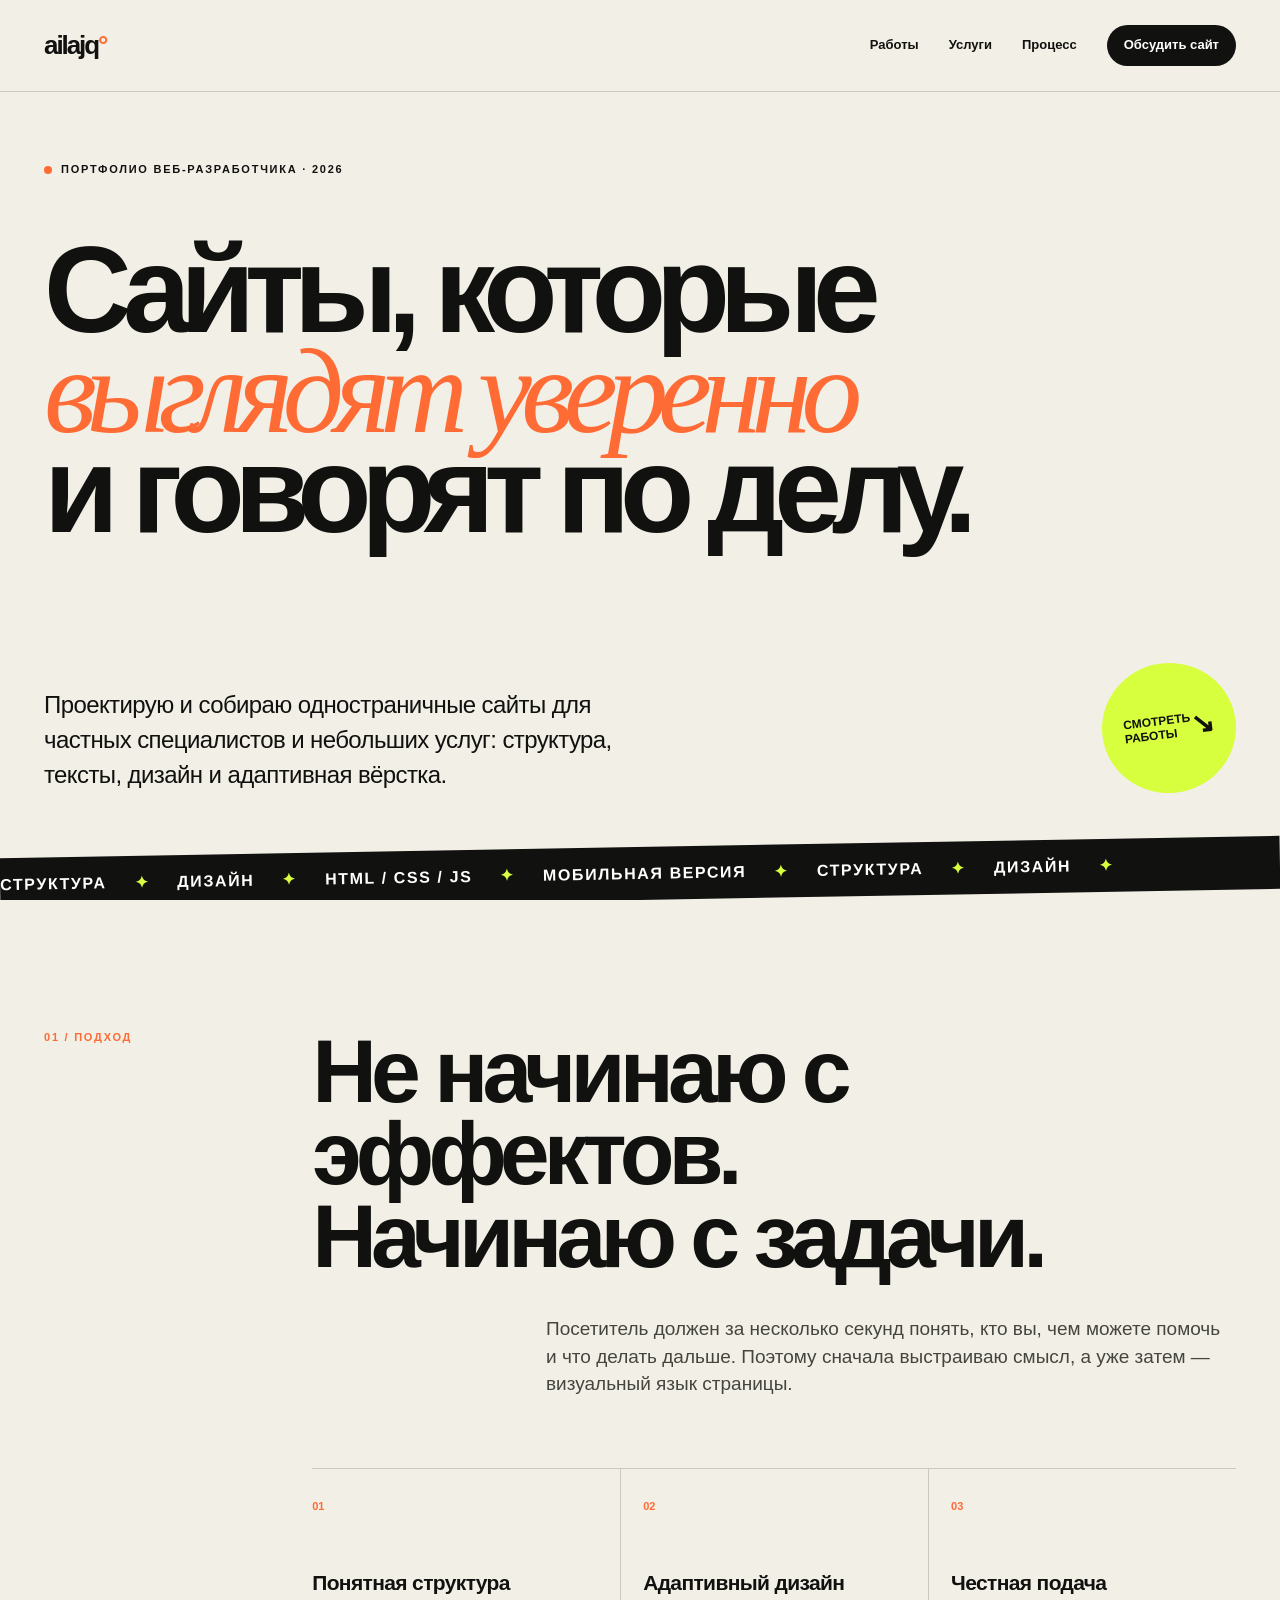
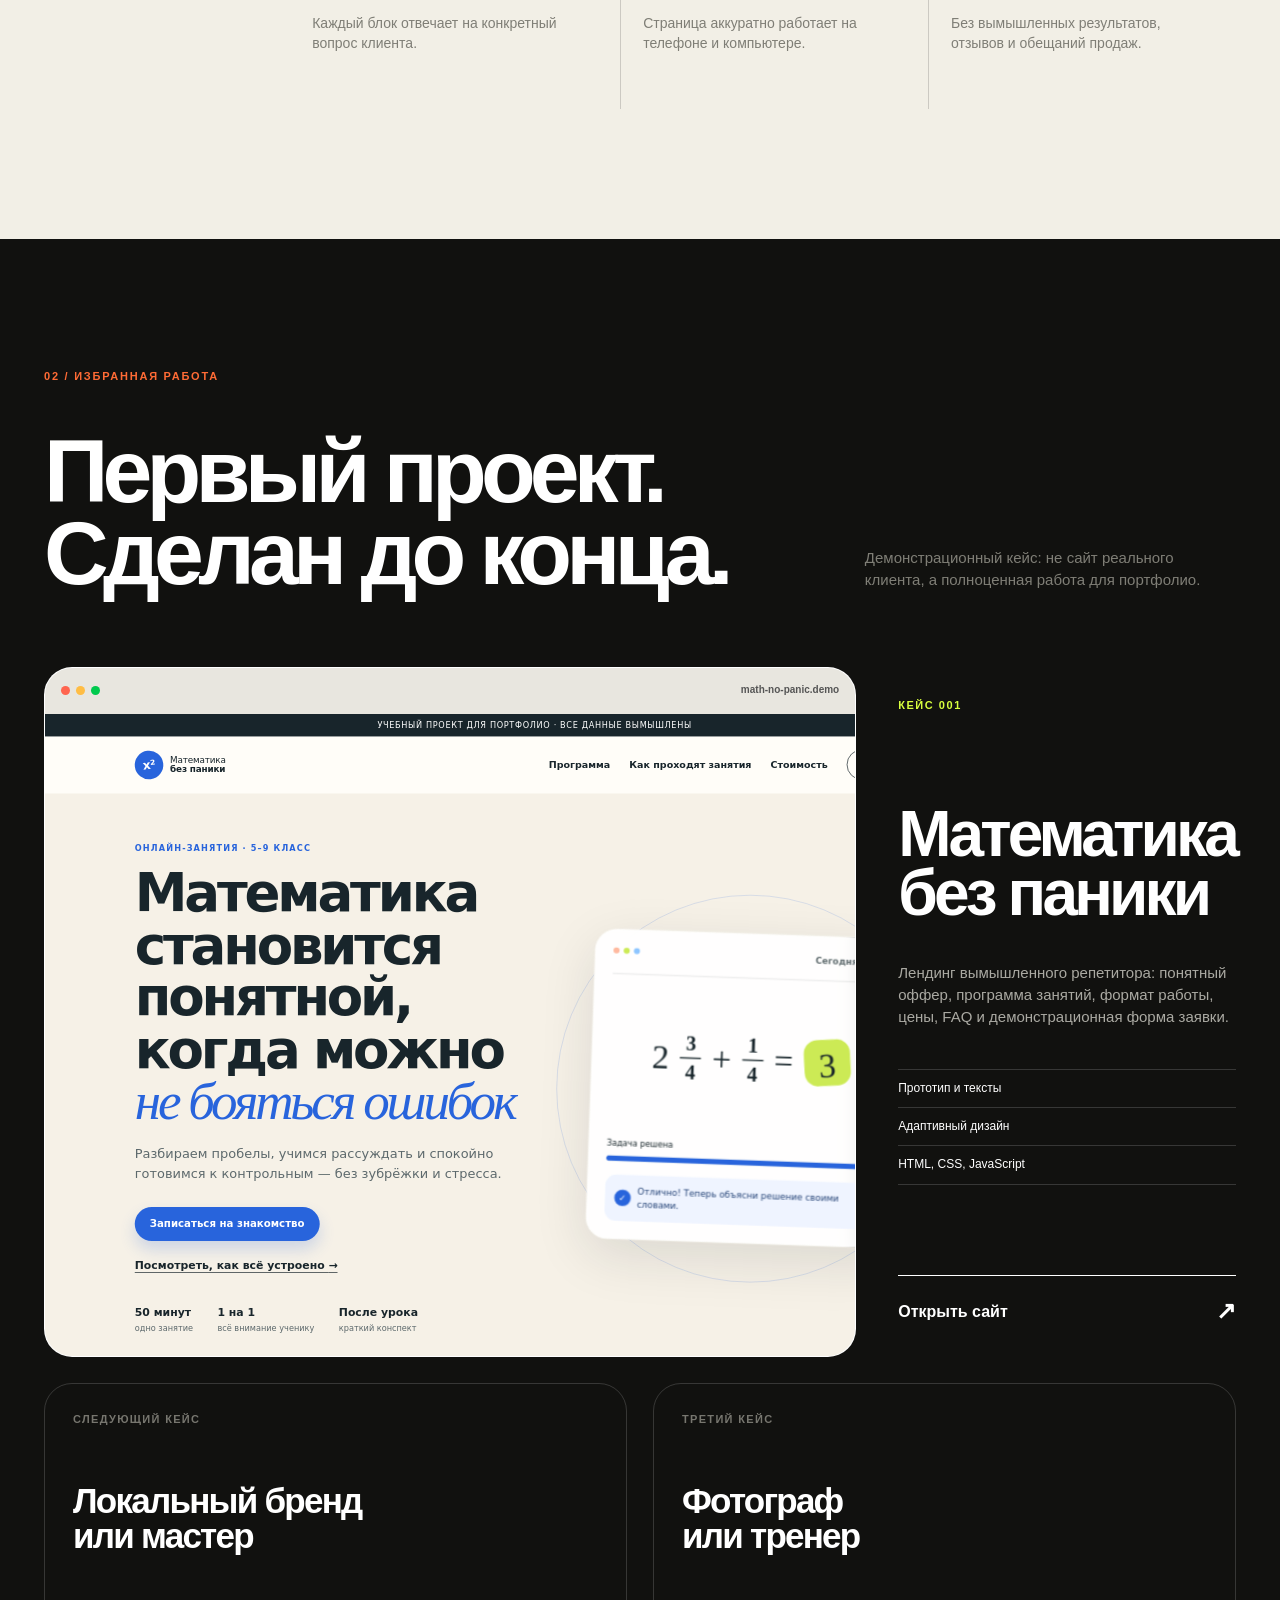
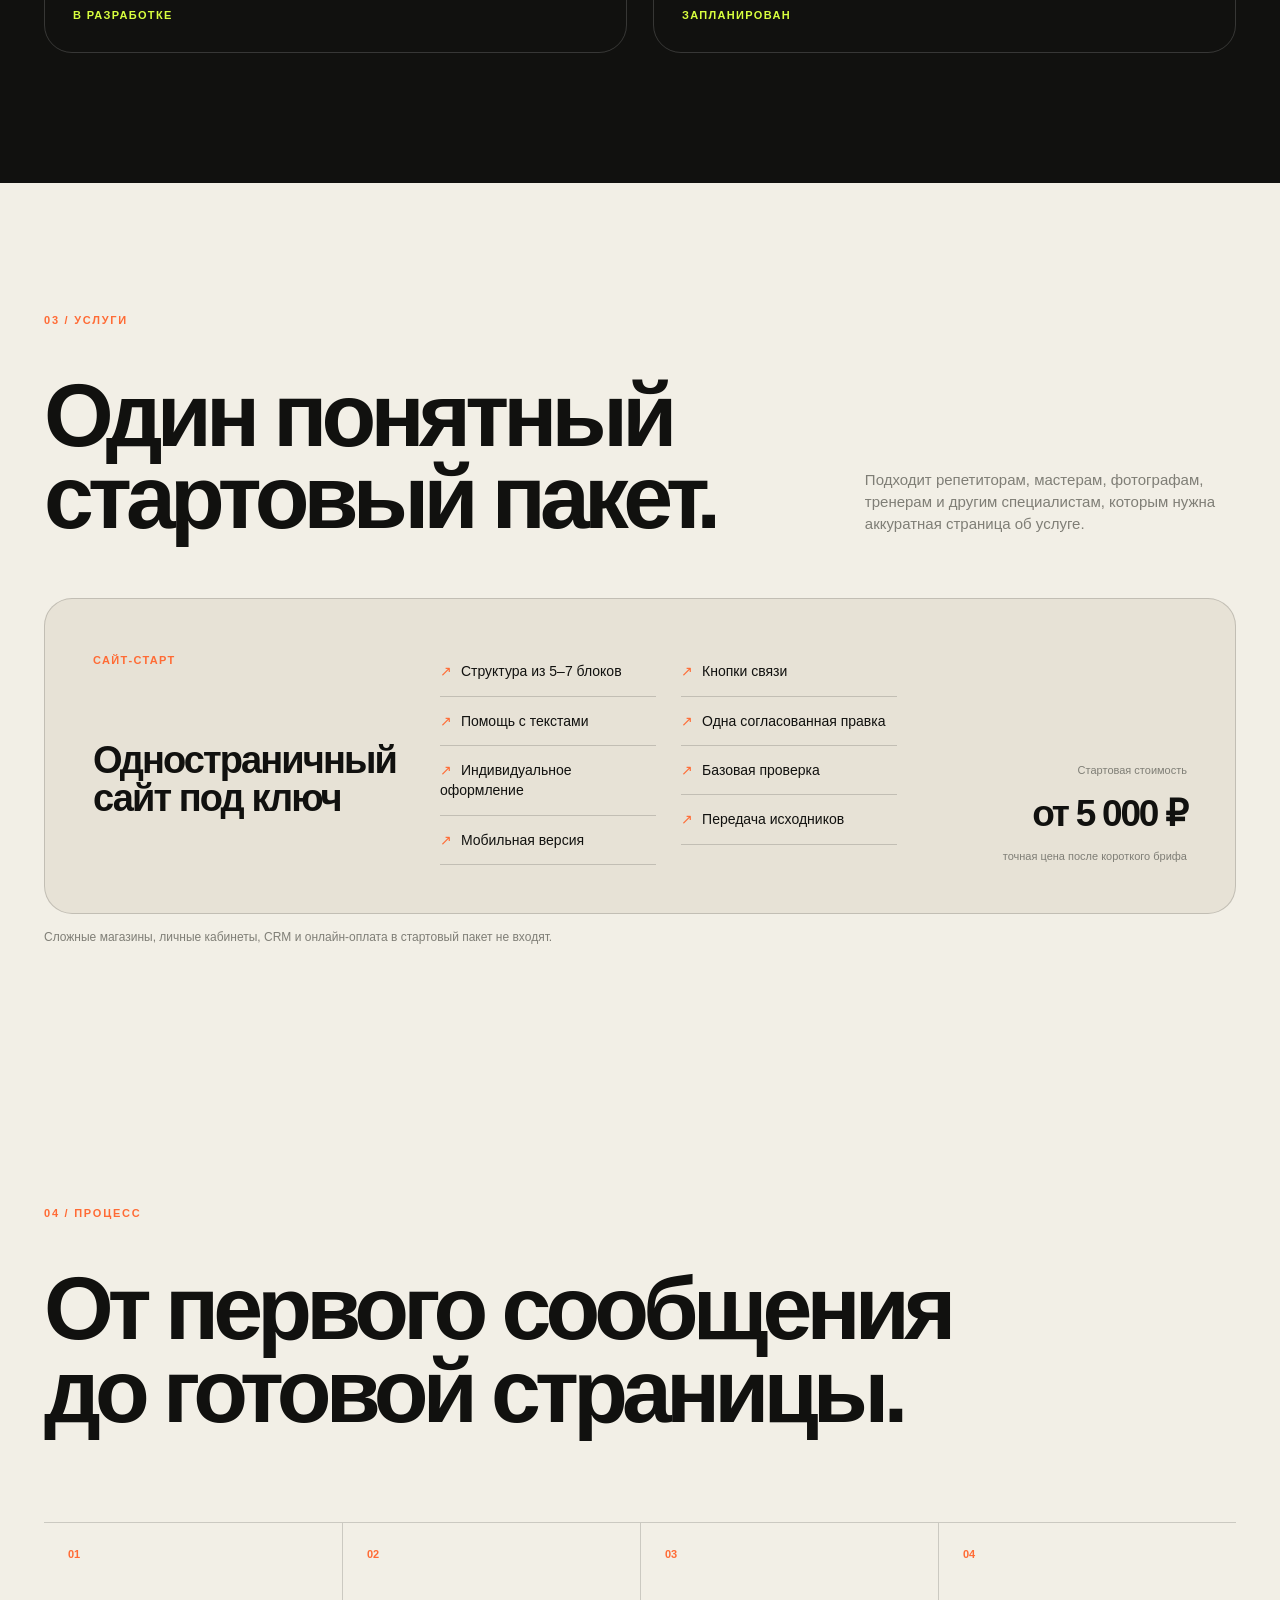
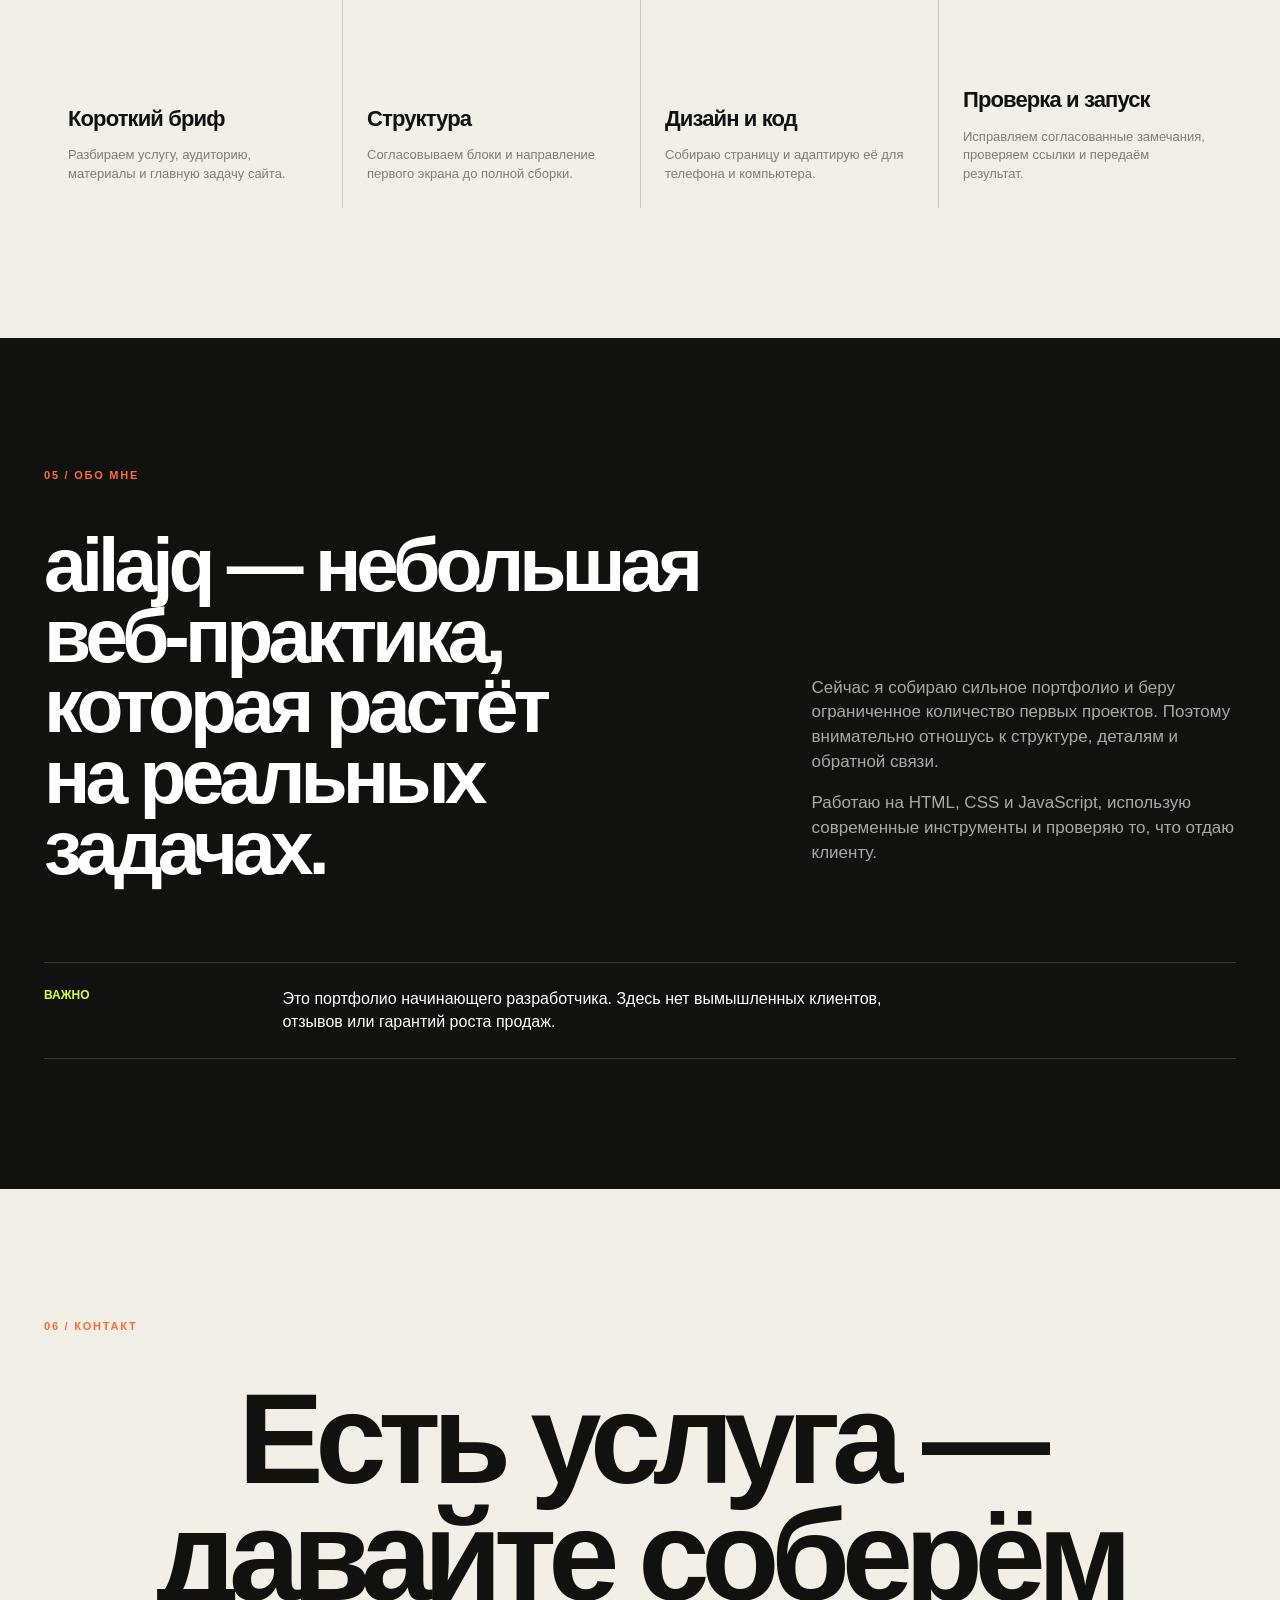
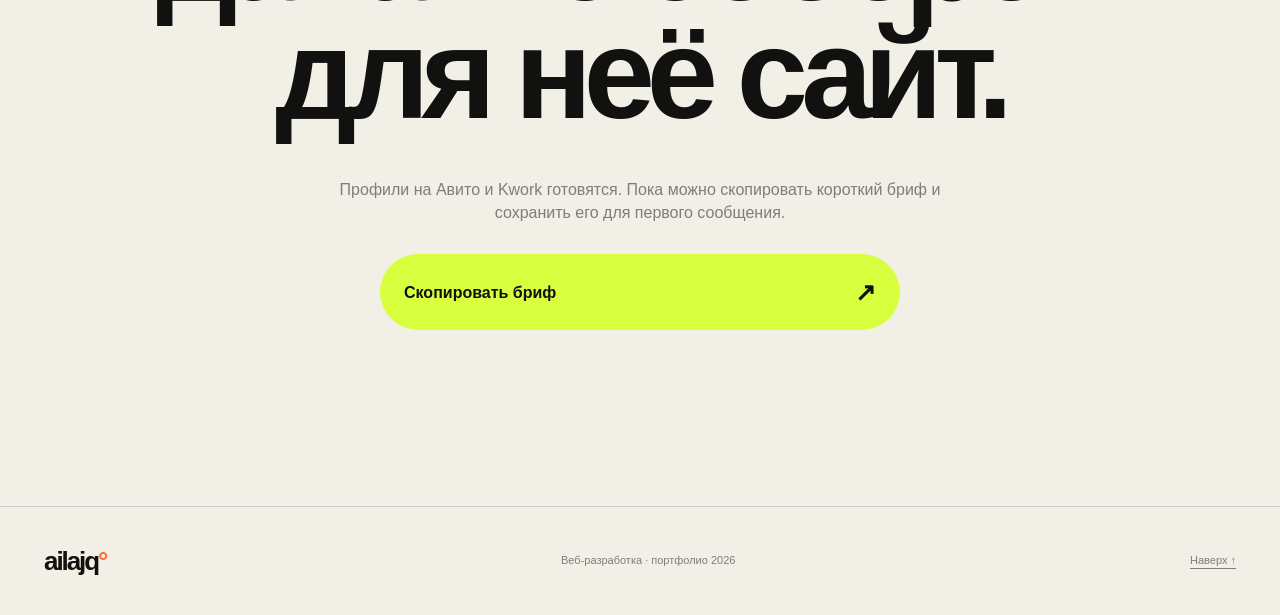
<file: index.html>
<!doctype html>
<html lang="ru">
<head>
  <meta charset="utf-8">
  <meta name="viewport" content="width=device-width, initial-scale=1">
  <meta name="description" content="ailajq — разработка современных одностраничных сайтов для частных специалистов и небольших услуг.">
  <title>ailajq — сайты для услуг и экспертов</title>
  <link rel="stylesheet" href="styles.css">
</head>
<body>
  <a class="skip-link" href="#main">Перейти к содержанию</a>

  <header class="header">
    <a class="brand" href="#top" aria-label="ailajq — на главную">ailajq<span>°</span></a>
    <button class="menu-button" type="button" aria-expanded="false" aria-controls="navigation">Меню</button>
    <nav class="nav" id="navigation" aria-label="Основная навигация">
      <a href="#work">Работы</a>
      <a href="#services">Услуги</a>
      <a href="#process">Процесс</a>
      <a class="nav-action" href="#contact">Обсудить сайт</a>
    </nav>
  </header>

  <main id="main">
    <section class="hero" id="top">
      <div class="hero-label"><span></span> Портфолио веб-разработчика · 2026</div>
      <h1>Сайты, которые<br><em>выглядят уверенно</em><br>и говорят по делу.</h1>
      <div class="hero-bottom">
        <p>Проектирую и собираю одностраничные сайты для частных специалистов и небольших услуг: структура, тексты, дизайн и адаптивная вёрстка.</p>
        <a class="round-link" href="#work" aria-label="Смотреть работы"><span>Смотреть<br>работы</span><b>↘</b></a>
      </div>
      <div class="marquee" aria-hidden="true">
        <div>структура <i>✦</i> дизайн <i>✦</i> html / css / js <i>✦</i> мобильная версия <i>✦</i> структура <i>✦</i> дизайн <i>✦</i></div>
      </div>
    </section>

    <section class="intro section">
      <p class="section-index">01 / подход</p>
      <div class="intro-copy">
        <h2>Не начинаю с эффектов.<br>Начинаю с задачи.</h2>
        <p>Посетитель должен за несколько секунд понять, кто вы, чем можете помочь и что делать дальше. Поэтому сначала выстраиваю смысл, а уже затем — визуальный язык страницы.</p>
      </div>
      <ul class="principles">
        <li><span>01</span><strong>Понятная структура</strong><p>Каждый блок отвечает на конкретный вопрос клиента.</p></li>
        <li><span>02</span><strong>Адаптивный дизайн</strong><p>Страница аккуратно работает на телефоне и компьютере.</p></li>
        <li><span>03</span><strong>Честная подача</strong><p>Без вымышленных результатов, отзывов и обещаний продаж.</p></li>
      </ul>
    </section>

    <section class="work section dark" id="work">
      <div class="section-top">
        <div><p class="section-index">02 / избранная работа</p><h2>Первый проект.<br>Сделан до конца.</h2></div>
        <p class="section-note">Демонстрационный кейс: не сайт реального клиента, а полноценная работа для портфолио.</p>
      </div>

      <article class="case-card">
        <div class="browser-frame">
          <div class="browser-bar"><span><i></i><i></i><i></i></span><b>math-no-panic.demo</b></div>
          <iframe src="projects/math-tutor/index.html" title="Предпросмотр сайта репетитора" loading="lazy"></iframe>
        </div>
        <div class="case-info">
          <p class="case-number">Кейс 001</p>
          <h3>Математика<br>без паники</h3>
          <p>Лендинг вымышленного репетитора: понятный оффер, программа занятий, формат работы, цены, FAQ и демонстрационная форма заявки.</p>
          <ul><li>Прототип и тексты</li><li>Адаптивный дизайн</li><li>HTML, CSS, JavaScript</li></ul>
          <a class="case-link" href="projects/math-tutor/index.html">Открыть сайт <span>↗</span></a>
        </div>
      </article>

      <div class="next-projects">
        <article><span>Следующий кейс</span><h3>Локальный бренд<br>или мастер</h3><p>В разработке</p></article>
        <article><span>Третий кейс</span><h3>Фотограф<br>или тренер</h3><p>Запланирован</p></article>
      </div>
    </section>

    <section class="services section" id="services">
      <div class="section-top">
        <div><p class="section-index">03 / услуги</p><h2>Один понятный<br>стартовый пакет.</h2></div>
        <p class="section-note">Подходит репетиторам, мастерам, фотографам, тренерам и другим специалистам, которым нужна аккуратная страница об услуге.</p>
      </div>

      <div class="offer-card">
        <div class="offer-title"><span>Сайт-старт</span><h3>Одностраничный<br>сайт под ключ</h3></div>
        <div class="offer-list">
          <ul><li>Структура из 5–7 блоков</li><li>Помощь с текстами</li><li>Индивидуальное оформление</li><li>Мобильная версия</li></ul>
          <ul><li>Кнопки связи</li><li>Одна согласованная правка</li><li>Базовая проверка</li><li>Передача исходников</li></ul>
        </div>
        <div class="offer-price"><span>Стартовая стоимость</span><strong>от 5 000 ₽</strong><small>точная цена после короткого брифа</small></div>
      </div>
      <p class="offer-footnote">Сложные магазины, личные кабинеты, CRM и онлайн-оплата в стартовый пакет не входят.</p>
    </section>

    <section class="process section" id="process">
      <p class="section-index">04 / процесс</p>
      <h2>От первого сообщения<br>до готовой страницы.</h2>
      <ol class="timeline">
        <li><span>01</span><div><h3>Короткий бриф</h3><p>Разбираем услугу, аудиторию, материалы и главную задачу сайта.</p></div></li>
        <li><span>02</span><div><h3>Структура</h3><p>Согласовываем блоки и направление первого экрана до полной сборки.</p></div></li>
        <li><span>03</span><div><h3>Дизайн и код</h3><p>Собираю страницу и адаптирую её для телефона и компьютера.</p></div></li>
        <li><span>04</span><div><h3>Проверка и запуск</h3><p>Исправляем согласованные замечания, проверяем ссылки и передаём результат.</p></div></li>
      </ol>
    </section>

    <section class="about section dark">
      <p class="section-index">05 / обо мне</p>
      <div class="about-grid">
        <h2>ailajq — небольшая<br>веб-практика,<br>которая растёт<br>на реальных задачах.</h2>
        <div><p>Сейчас я собираю сильное портфолио и беру ограниченное количество первых проектов. Поэтому внимательно отношусь к структуре, деталям и обратной связи.</p><p>Работаю на HTML, CSS и JavaScript, использую современные инструменты и проверяю то, что отдаю клиенту.</p></div>
      </div>
      <div class="honesty"><strong>Важно</strong><p>Это портфолио начинающего разработчика. Здесь нет вымышленных клиентов, отзывов или гарантий роста продаж.</p></div>
    </section>

    <section class="contact section" id="contact">
      <p class="section-index">06 / контакт</p>
      <h2>Есть услуга —<br>давайте соберём<br>для неё сайт.</h2>
      <p class="contact-text">Профили на Авито и Kwork готовятся. Пока можно скопировать короткий бриф и сохранить его для первого сообщения.</p>
      <button class="brief-button" id="copy-brief" type="button"><span>Скопировать бриф</span><b>↗</b></button>
      <p class="copy-status" id="copy-status" role="status" aria-live="polite"></p>
    </section>
  </main>

  <footer>
    <a class="brand" href="#top">ailajq<span>°</span></a>
    <p>Веб-разработка · портфолио 2026</p>
    <a href="#top">Наверх ↑</a>
  </footer>

  <script src="script.js"></script>
</body>
</html>
</file>
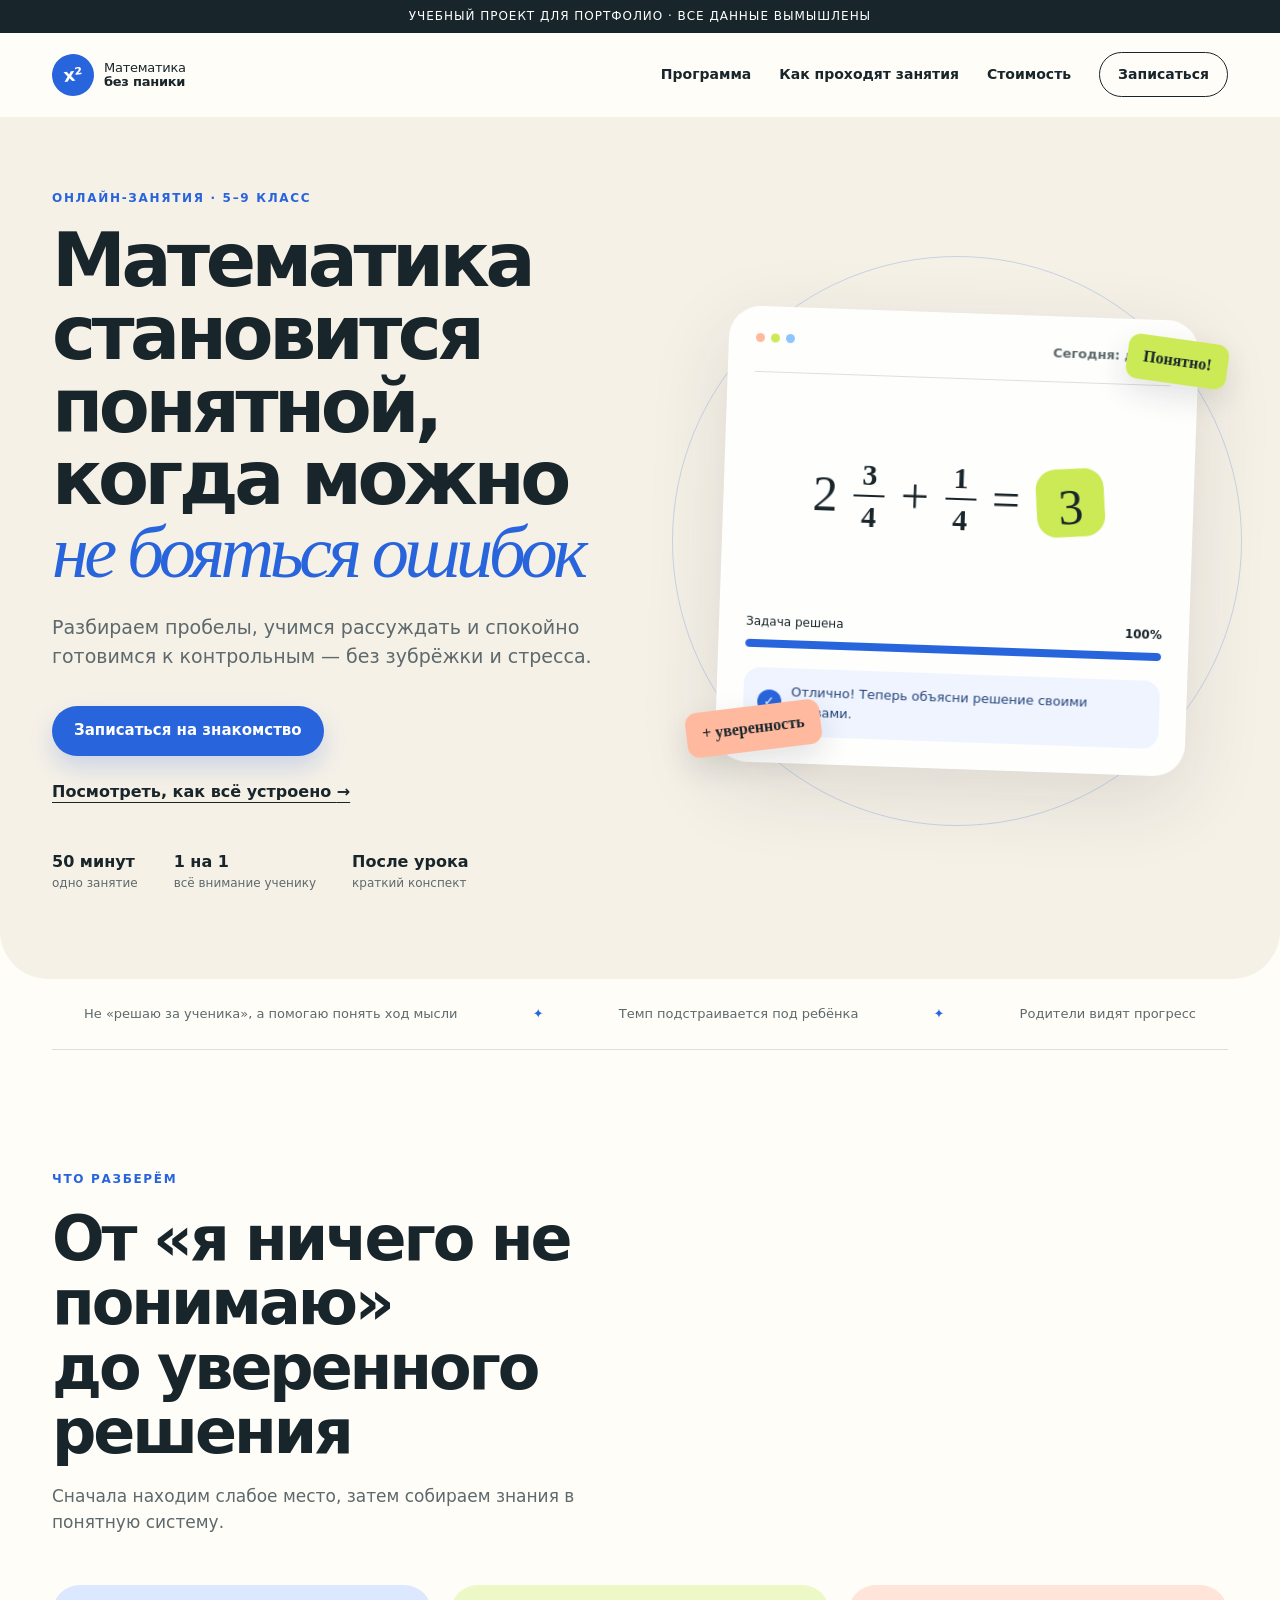
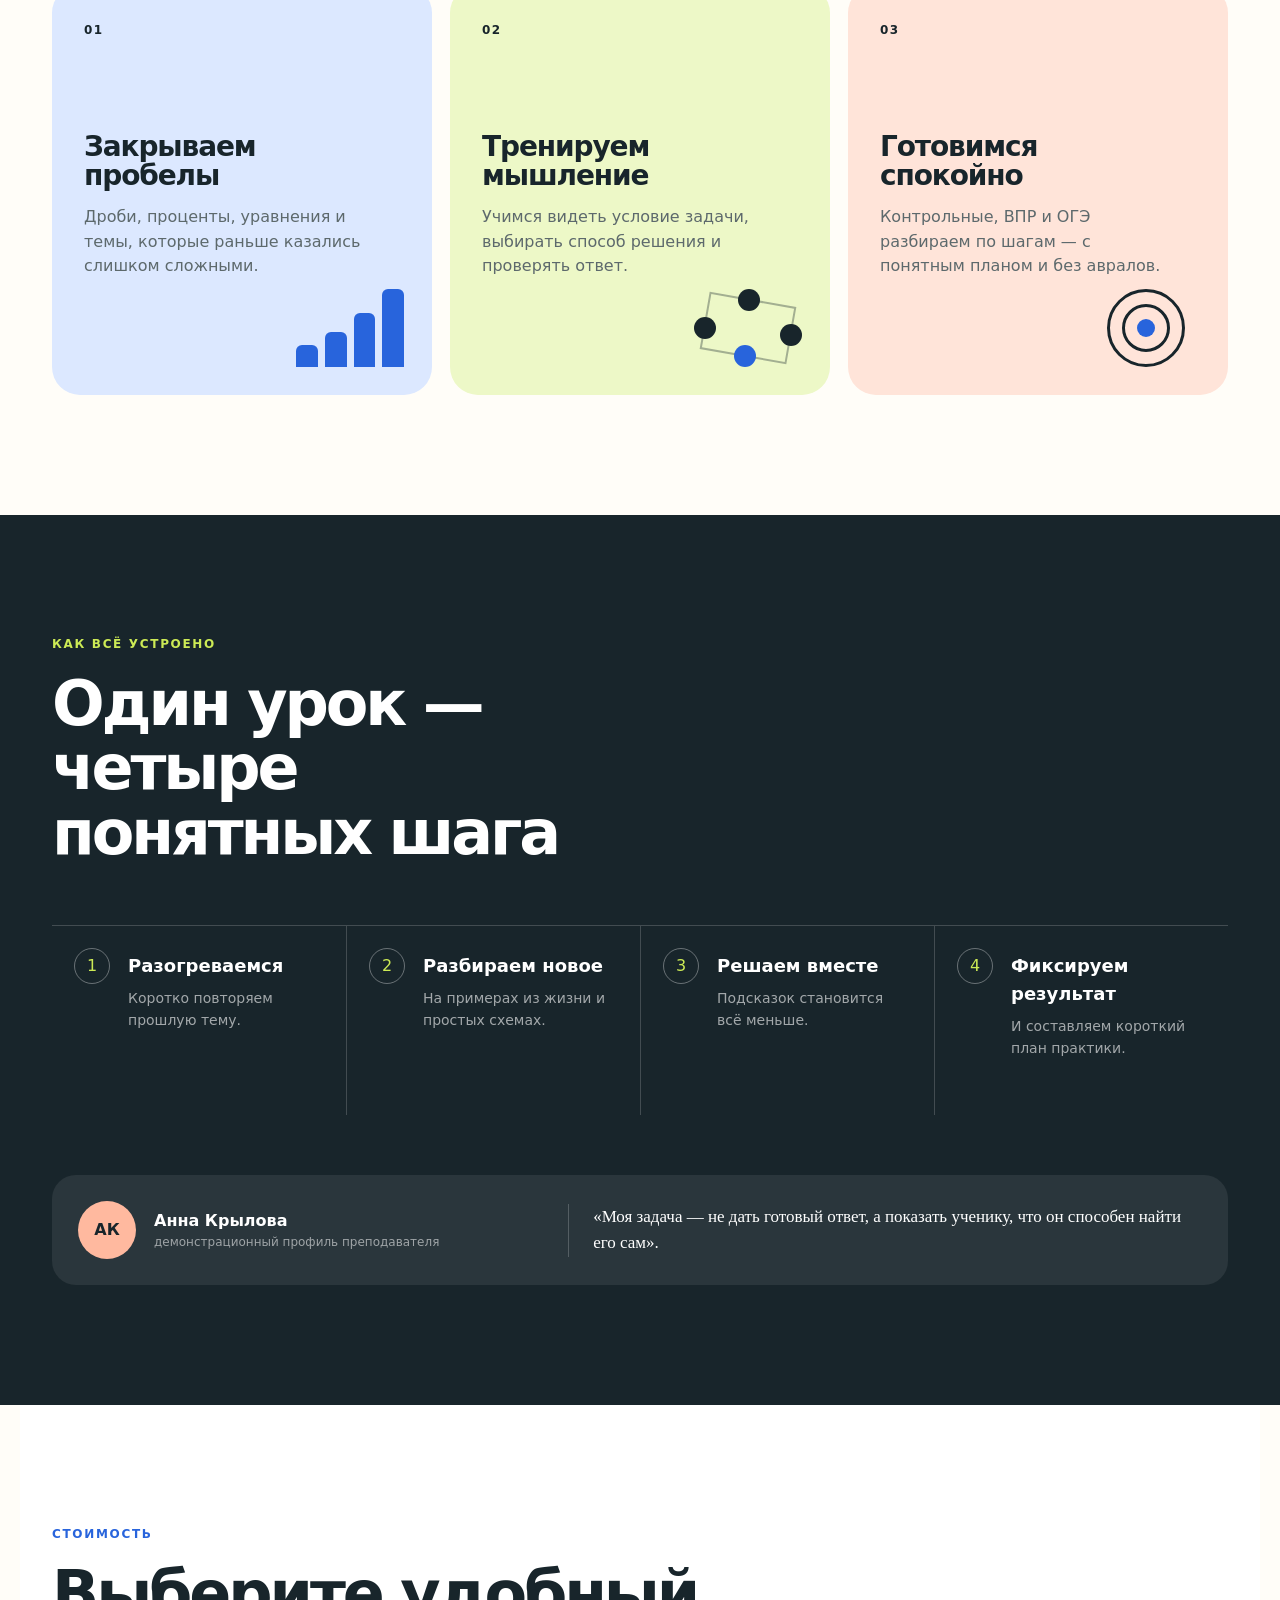
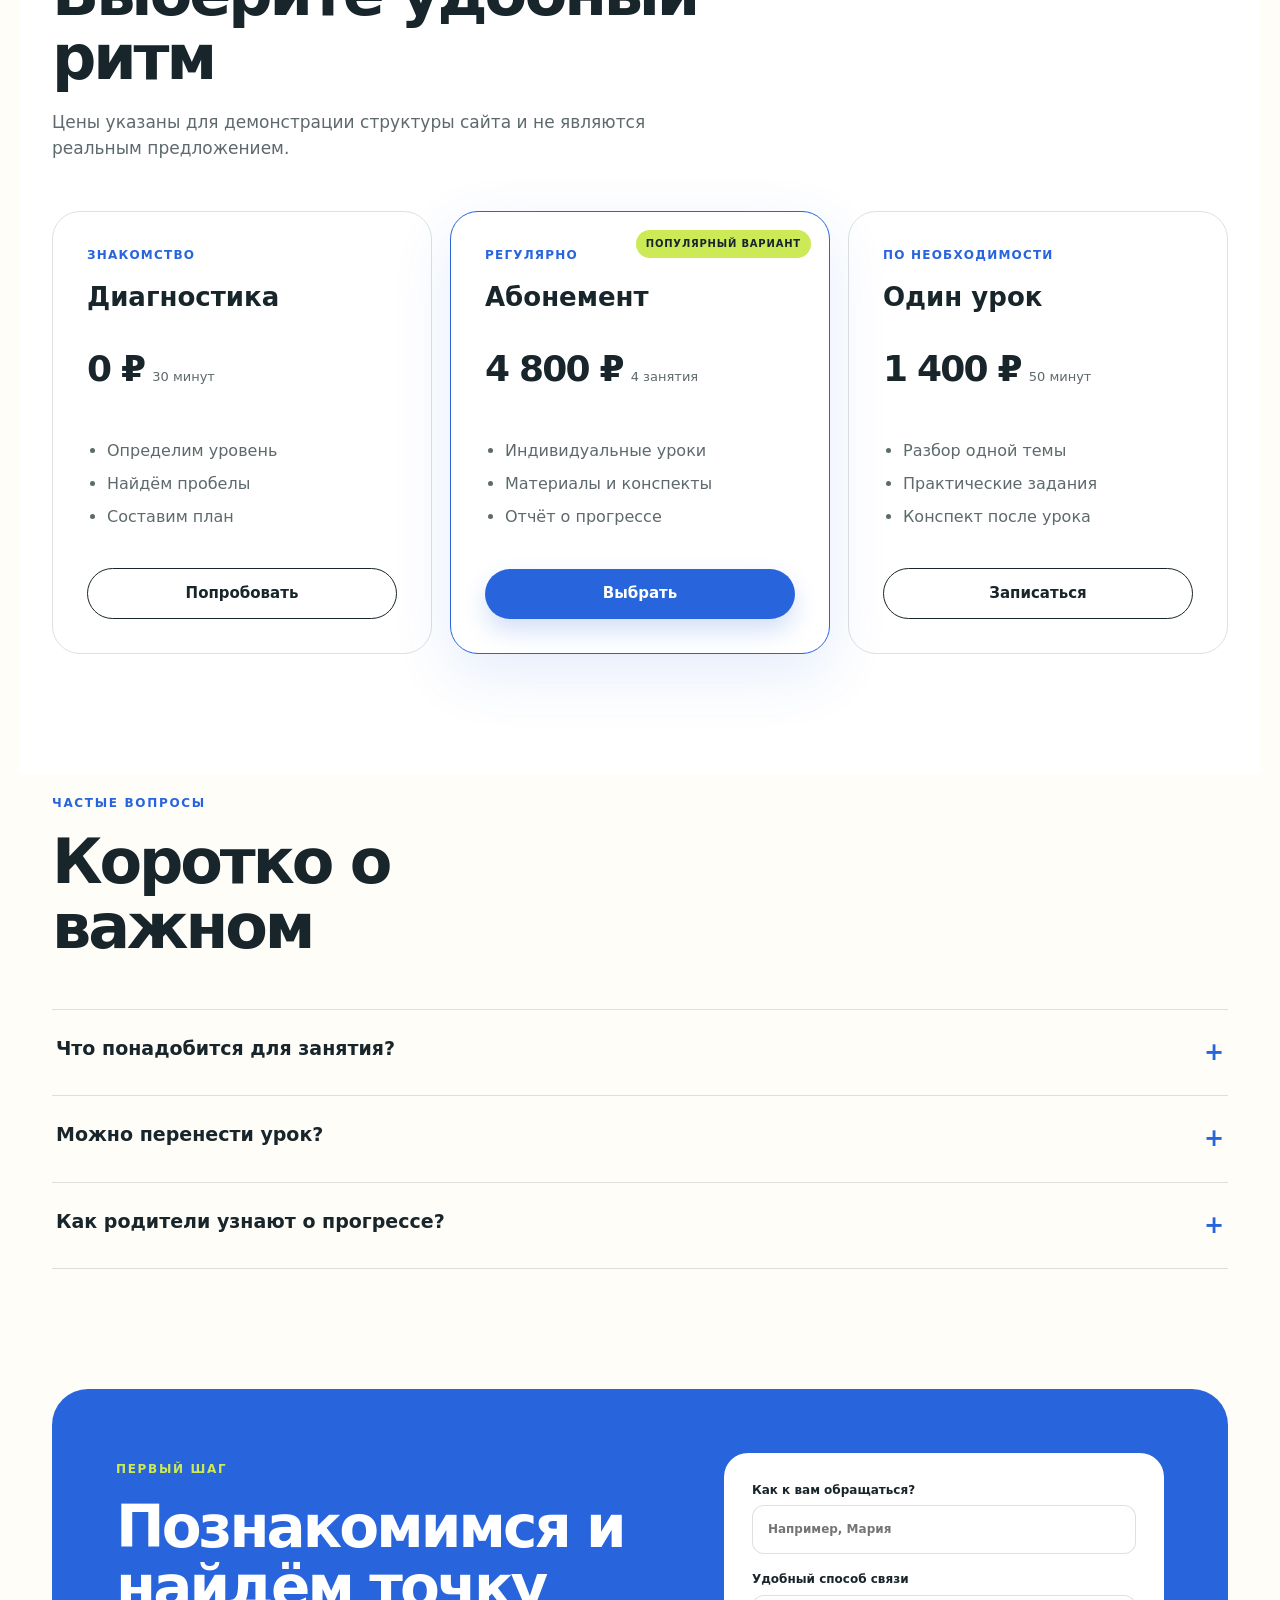
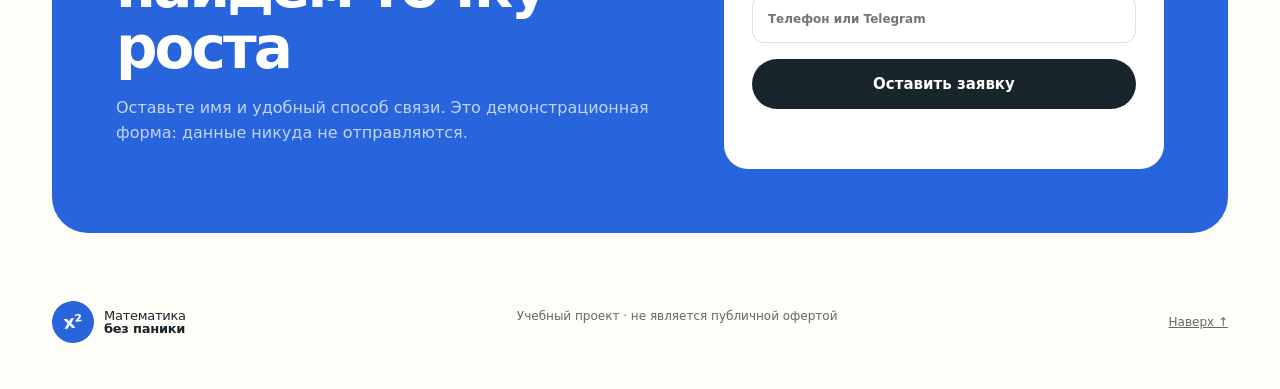
<file: projects/math-tutor/index.html>
<!doctype html>
<html lang="ru">
<head>
  <meta charset="utf-8">
  <meta name="viewport" content="width=device-width, initial-scale=1">
  <meta name="description" content="Демонстрационный лендинг репетитора математики для учеников 5–9 классов.">
  <title>Математика без паники — учебный проект</title>
  <link rel="stylesheet" href="styles.css">
</head>
<body>
  <a class="skip-link" href="#main">Перейти к содержанию</a>
  <div class="demo-bar">Учебный проект для портфолио · все данные вымышлены</div>

  <header class="site-header">
    <a class="logo" href="#top" aria-label="На главную">
      <span class="logo-mark">x²</span>
      <span>Математика<br><strong>без паники</strong></span>
    </a>
    <button class="menu-toggle" type="button" aria-expanded="false" aria-controls="nav">Меню</button>
    <nav id="nav" class="nav" aria-label="Основная навигация">
      <a href="#program">Программа</a>
      <a href="#format">Как проходят занятия</a>
      <a href="#prices">Стоимость</a>
      <a class="nav-cta" href="#signup">Записаться</a>
    </nav>
  </header>

  <main id="main">
    <section class="hero" id="top">
      <div class="hero-copy">
        <p class="eyebrow">Онлайн-занятия · 5–9 класс</p>
        <h1>Математика становится понятной, когда можно <em>не бояться ошибок</em></h1>
        <p class="hero-text">Разбираем пробелы, учимся рассуждать и спокойно готовимся к контрольным — без зубрёжки и стресса.</p>
        <div class="hero-actions">
          <a class="button button-primary" href="#signup">Записаться на знакомство</a>
          <a class="text-link" href="#format">Посмотреть, как всё устроено <span aria-hidden="true">→</span></a>
        </div>
        <ul class="quick-facts" aria-label="Главные преимущества">
          <li><strong>50 минут</strong><span>одно занятие</span></li>
          <li><strong>1 на 1</strong><span>всё внимание ученику</span></li>
          <li><strong>После урока</strong><span>краткий конспект</span></li>
        </ul>
      </div>

      <div class="hero-visual" aria-label="Иллюстрация онлайн-занятия математикой">
        <div class="orbit orbit-one"></div>
        <div class="orbit orbit-two"></div>
        <div class="lesson-card">
          <div class="lesson-top">
            <span class="window-dots" aria-hidden="true"><i></i><i></i><i></i></span>
            <span>Сегодня: дроби</span>
          </div>
          <div class="equation">
            <span>2</span><span class="fraction"><b>3</b><b>4</b></span><span>+</span><span class="fraction"><b>1</b><b>4</b></span><span>=</span><span class="answer">3</span>
          </div>
          <div class="progress-label"><span>Задача решена</span><strong>100%</strong></div>
          <div class="progress"><span></span></div>
          <div class="teacher-note"><span>✓</span> Отлично! Теперь объясни решение своими словами.</div>
        </div>
        <span class="sticker sticker-a">Понятно!</span>
        <span class="sticker sticker-b">+ уверенность</span>
      </div>
    </section>

    <section class="trust-strip" aria-label="Подход к занятиям">
      <p>Не «решаю за ученика», а помогаю понять ход мысли</p>
      <span aria-hidden="true">✦</span>
      <p>Темп подстраивается под ребёнка</p>
      <span aria-hidden="true">✦</span>
      <p>Родители видят прогресс</p>
    </section>

    <section class="section" id="program">
      <div class="section-heading">
        <p class="eyebrow">Что разберём</p>
        <h2>От «я ничего не понимаю»<br>до уверенного решения</h2>
        <p>Сначала находим слабое место, затем собираем знания в понятную систему.</p>
      </div>
      <div class="topic-grid">
        <article class="topic-card card-blue">
          <span class="topic-number">01</span>
          <h3>Закрываем пробелы</h3>
          <p>Дроби, проценты, уравнения и темы, которые раньше казались слишком сложными.</p>
          <div class="mini-graphic bars" aria-hidden="true"><i></i><i></i><i></i><i></i></div>
        </article>
        <article class="topic-card card-lime">
          <span class="topic-number">02</span>
          <h3>Тренируем мышление</h3>
          <p>Учимся видеть условие задачи, выбирать способ решения и проверять ответ.</p>
          <div class="mini-graphic nodes" aria-hidden="true"><i></i><i></i><i></i><i></i></div>
        </article>
        <article class="topic-card card-peach">
          <span class="topic-number">03</span>
          <h3>Готовимся спокойно</h3>
          <p>Контрольные, ВПР и ОГЭ разбираем по шагам — с понятным планом и без авралов.</p>
          <div class="mini-graphic target" aria-hidden="true"><i></i><i></i><i></i></div>
        </article>
      </div>
    </section>

    <section class="section process" id="format">
      <div class="section-heading compact">
        <p class="eyebrow">Как всё устроено</p>
        <h2>Один урок — четыре понятных шага</h2>
      </div>
      <ol class="steps">
        <li><span>1</span><div><h3>Разогреваемся</h3><p>Коротко повторяем прошлую тему.</p></div></li>
        <li><span>2</span><div><h3>Разбираем новое</h3><p>На примерах из жизни и простых схемах.</p></div></li>
        <li><span>3</span><div><h3>Решаем вместе</h3><p>Подсказок становится всё меньше.</p></div></li>
        <li><span>4</span><div><h3>Фиксируем результат</h3><p>И составляем короткий план практики.</p></div></li>
      </ol>
      <aside class="format-note">
        <div class="avatar" aria-hidden="true">АК</div>
        <div><strong>Анна Крылова</strong><span>демонстрационный профиль преподавателя</span></div>
        <blockquote>«Моя задача — не дать готовый ответ, а показать ученику, что он способен найти его сам».</blockquote>
      </aside>
    </section>

    <section class="section pricing" id="prices">
      <div class="section-heading">
        <p class="eyebrow">Стоимость</p>
        <h2>Выберите удобный ритм</h2>
        <p>Цены указаны для демонстрации структуры сайта и не являются реальным предложением.</p>
      </div>
      <div class="price-grid">
        <article class="price-card">
          <p class="price-label">Знакомство</p>
          <h3>Диагностика</h3>
          <p class="price"><strong>0 ₽</strong><span>30 минут</span></p>
          <ul><li>Определим уровень</li><li>Найдём пробелы</li><li>Составим план</li></ul>
          <a class="button button-secondary" href="#signup">Попробовать</a>
        </article>
        <article class="price-card featured">
          <span class="popular">Популярный вариант</span>
          <p class="price-label">Регулярно</p>
          <h3>Абонемент</h3>
          <p class="price"><strong>4 800 ₽</strong><span>4 занятия</span></p>
          <ul><li>Индивидуальные уроки</li><li>Материалы и конспекты</li><li>Отчёт о прогрессе</li></ul>
          <a class="button button-primary" href="#signup">Выбрать</a>
        </article>
        <article class="price-card">
          <p class="price-label">По необходимости</p>
          <h3>Один урок</h3>
          <p class="price"><strong>1 400 ₽</strong><span>50 минут</span></p>
          <ul><li>Разбор одной темы</li><li>Практические задания</li><li>Конспект после урока</li></ul>
          <a class="button button-secondary" href="#signup">Записаться</a>
        </article>
      </div>
    </section>

    <section class="section faq-section">
      <div class="section-heading compact">
        <p class="eyebrow">Частые вопросы</p>
        <h2>Коротко о важном</h2>
      </div>
      <div class="faq">
        <details><summary>Что понадобится для занятия?<span>+</span></summary><p>Компьютер или планшет, стабильный интернет, тетрадь и ручка. Ссылку на видеовстречу преподаватель отправляет заранее.</p></details>
        <details><summary>Можно перенести урок?<span>+</span></summary><p>Да. В реальном проекте здесь нужно указать точные правила переноса, согласованные с преподавателем.</p></details>
        <details><summary>Как родители узнают о прогрессе?<span>+</span></summary><p>После каждого блока занятий можно отправлять короткий отчёт: что освоено, где нужна практика и какой следующий шаг.</p></details>
      </div>
    </section>

    <section class="signup" id="signup">
      <div class="signup-copy">
        <p class="eyebrow">Первый шаг</p>
        <h2>Познакомимся и найдём точку роста</h2>
        <p>Оставьте имя и удобный способ связи. Это демонстрационная форма: данные никуда не отправляются.</p>
      </div>
      <form class="signup-form" id="demo-form">
        <label>Как к вам обращаться?<input name="name" type="text" placeholder="Например, Мария" required autocomplete="name"></label>
        <label>Удобный способ связи<input name="contact" type="text" placeholder="Телефон или Telegram" required></label>
        <button class="button button-dark" type="submit">Оставить заявку</button>
        <p class="form-message" id="form-message" role="status" aria-live="polite"></p>
      </form>
    </section>
  </main>

  <footer>
    <a class="logo footer-logo" href="#top"><span class="logo-mark">x²</span><span>Математика<br><strong>без паники</strong></span></a>
    <p>Учебный проект · не является публичной офертой</p>
    <a href="#top">Наверх ↑</a>
  </footer>
  <script src="script.js"></script>
</body>
</html>
</file>
<file: styles.css>
:root {
  --ink: #11110f;
  --paper: #f2efe6;
  --lime: #d8ff3e;
  --orange: #ff6b35;
  --muted: #7f7e76;
  --line: rgba(17,17,15,.17);
  --white-line: rgba(255,255,255,.16);
  --radius: 28px;
}

* { box-sizing: border-box; }
html { scroll-behavior: smooth; }
body { margin: 0; background: var(--paper); color: var(--ink); font-family: Arial, Helvetica, sans-serif; line-height: 1.45; }
a { color: inherit; }
button, input { font: inherit; }
.skip-link { position: fixed; z-index: 20; left: 12px; top: 12px; padding: 10px 14px; background: var(--lime); transform: translateY(-160%); }
.skip-link:focus { transform: translateY(0); }

.header { position: relative; z-index: 10; max-width: 1440px; height: 92px; margin: auto; padding: 0 44px; display: flex; align-items: center; justify-content: space-between; border-bottom: 1px solid var(--line); }
.brand { font-size: 26px; font-weight: 900; letter-spacing: -.08em; text-decoration: none; }
.brand span { color: var(--orange); }
.nav { display: flex; align-items: center; gap: 30px; font-size: 13px; font-weight: 700; }
.nav a { text-decoration: none; }
.nav a:hover { opacity: .55; }
.nav-action { padding: 11px 17px; border-radius: 999px; background: var(--ink); color: white; }
.menu-button { display: none; padding: 8px 13px; border: 1px solid var(--ink); border-radius: 999px; background: transparent; }

.hero { min-height: calc(100vh - 92px); padding: 70px max(44px, calc((100vw - 1352px)/2)) 0; overflow: hidden; display: flex; flex-direction: column; }
.hero-label, .section-index { font-size: 11px; font-weight: 800; letter-spacing: .16em; text-transform: uppercase; }
.hero-label { display: flex; align-items: center; gap: 9px; }
.hero-label span { width: 8px; height: 8px; border-radius: 50%; background: var(--orange); }
.hero h1 { margin: 7vh 0 40px; font-size: clamp(64px, 9.5vw, 150px); line-height: .82; letter-spacing: -.085em; font-weight: 900; }
.hero h1 em { font-family: Georgia, serif; font-weight: 400; color: var(--orange); }
.hero-bottom { margin: auto 0 54px; display: flex; align-items: end; justify-content: space-between; gap: 30px; }
.hero-bottom > p { max-width: 590px; margin: 0; font-size: clamp(17px, 2vw, 24px); letter-spacing: -.025em; }
.round-link { flex: 0 0 130px; height: 130px; padding: 22px; display: flex; align-items: center; justify-content: space-between; border-radius: 50%; background: var(--lime); text-decoration: none; transform: rotate(-7deg); transition: transform .25s; }
.round-link:hover { transform: rotate(0) scale(1.04); }
.round-link span { font-size: 12px; font-weight: 800; line-height: 1.15; text-transform: uppercase; }
.round-link b { font-size: 28px; }
.marquee { margin: 0 -44px; padding: 15px 0; overflow: hidden; background: var(--ink); color: white; white-space: nowrap; transform: rotate(-1deg); }
.marquee div { width: max-content; font-size: 16px; font-weight: 800; letter-spacing: .1em; text-transform: uppercase; animation: scroll 18s linear infinite; }
.marquee i { margin: 0 22px; color: var(--lime); font-style: normal; }
@keyframes scroll { to { transform: translateX(-50%); } }

.section { max-width: 1440px; margin: auto; padding: 130px 44px; }
.section-index { margin: 0 0 45px; color: var(--orange); }
.section h2 { margin: 0; font-size: clamp(50px, 7vw, 104px); line-height: .92; letter-spacing: -.065em; }
.intro { display: grid; grid-template-columns: .45fr 1.55fr; }
.intro .section-index { grid-column: 1; }
.intro-copy { grid-column: 2; }
.intro-copy > p { max-width: 690px; margin: 38px 0 70px auto; font-size: 19px; color: #45453f; }
.principles { grid-column: 2; margin: 0; padding: 0; list-style: none; display: grid; grid-template-columns: repeat(3,1fr); border-top: 1px solid var(--line); }
.principles li { min-height: 240px; padding: 24px 22px 0 0; }
.principles li + li { padding-left: 22px; border-left: 1px solid var(--line); }
.principles span { color: var(--orange); font-size: 11px; font-weight: 900; }
.principles strong { margin: 52px 0 12px; display: block; font-size: 21px; letter-spacing: -.03em; }
.principles p { color: var(--muted); font-size: 14px; }

.dark { max-width: none; padding-left: max(44px, calc((100vw - 1352px)/2)); padding-right: max(44px, calc((100vw - 1352px)/2)); background: var(--ink); color: white; }
.section-top { display: grid; grid-template-columns: 1.35fr .65fr; gap: 50px; align-items: end; margin-bottom: 72px; }
.section-note { max-width: 420px; margin: 0 0 4px auto; color: var(--muted); font-size: 15px; }
.case-card { display: grid; grid-template-columns: 1.45fr .55fr; gap: 42px; }
.browser-frame { min-width: 0; height: 690px; overflow: hidden; border: 1px solid var(--white-line); border-radius: var(--radius); background: #fff; }
.browser-bar { height: 46px; padding: 0 16px; display: flex; align-items: center; justify-content: space-between; background: #e8e6df; color: #555; font-size: 10px; }
.browser-bar span { display: flex; gap: 6px; }
.browser-bar i { width: 9px; height: 9px; border-radius: 50%; background: #ff654f; }
.browser-bar i:nth-child(2) { background: #ffbd44; }.browser-bar i:nth-child(3) { background: #00ca4e; }
.browser-frame iframe { width: 1440px; height: 1000px; border: 0; transform: scale(.68); transform-origin: 0 0; }
.case-info { padding: 20px 0 10px; display: flex; flex-direction: column; }
.case-number { color: var(--lime); font-size: 11px; font-weight: 900; letter-spacing: .14em; text-transform: uppercase; }
.case-info h3 { margin: 80px 0 25px; font-size: clamp(42px, 5vw, 66px); line-height: .92; letter-spacing: -.06em; }
.case-info > p:not(.case-number) { color: #aaa9a2; font-size: 15px; }
.case-info ul { margin: 26px 0 36px; padding: 0; list-style: none; border-top: 1px solid var(--white-line); }
.case-info li { padding: 10px 0; border-bottom: 1px solid var(--white-line); font-size: 12px; }
.case-link { margin-top: auto; display: flex; align-items: center; justify-content: space-between; padding: 18px 0; border-top: 1px solid white; text-decoration: none; font-weight: 800; }
.case-link span { font-size: 24px; }
.next-projects { margin-top: 26px; display: grid; grid-template-columns: 1fr 1fr; gap: 26px; }
.next-projects article { min-height: 270px; padding: 28px; display: flex; flex-direction: column; border: 1px solid var(--white-line); border-radius: var(--radius); }
.next-projects span, .next-projects p { color: #77766f; font-size: 11px; font-weight: 800; letter-spacing: .12em; text-transform: uppercase; }
.next-projects h3 { margin: auto 0; font-size: 35px; line-height: 1; letter-spacing: -.05em; }
.next-projects p { margin: 0; color: var(--lime); }

.services .section-top { margin-bottom: 60px; }
.offer-card { padding: 48px; display: grid; grid-template-columns: .8fr 1.2fr .65fr; gap: 42px; border: 1px solid var(--line); border-radius: var(--radius); background: #e7e2d6; }
.offer-title > span { font-size: 11px; color: var(--orange); font-weight: 900; letter-spacing: .12em; text-transform: uppercase; }
.offer-title h3 { margin: 70px 0 0; font-size: 38px; line-height: 1; letter-spacing: -.05em; }
.offer-list { display: grid; grid-template-columns: 1fr 1fr; gap: 25px; }
.offer-list ul { margin: 0; padding: 0; list-style: none; }
.offer-list li { padding: 14px 0; border-bottom: 1px solid var(--line); font-size: 14px; }
.offer-list li::before { content: "↗"; margin-right: 9px; color: var(--orange); }
.offer-price { display: flex; flex-direction: column; justify-content: end; text-align: right; }
.offer-price span, .offer-price small { color: var(--muted); font-size: 11px; }
.offer-price strong { display: block; margin: 8px 0; font-size: 37px; letter-spacing: -.06em; }
.offer-footnote { margin: 15px 0 0; color: var(--muted); font-size: 12px; }

.process > h2 { max-width: 1000px; }
.timeline { margin: 90px 0 0; padding: 0; display: grid; grid-template-columns: repeat(4,1fr); list-style: none; border-top: 1px solid var(--line); }
.timeline li { min-height: 285px; padding: 24px; display: flex; flex-direction: column; }
.timeline li + li { border-left: 1px solid var(--line); }
.timeline > li > span { color: var(--orange); font-size: 11px; font-weight: 900; }
.timeline li div { margin-top: auto; }
.timeline h3 { margin: 0 0 12px; font-size: 22px; letter-spacing: -.04em; }
.timeline p { margin: 0; color: var(--muted); font-size: 13px; }

.about-grid { display: grid; grid-template-columns: 1.25fr .75fr; gap: 60px; align-items: end; }
.about-grid h2 { font-size: clamp(47px, 6vw, 86px); }
.about-grid > div { color: #aaa9a2; font-size: 17px; }
.honesty { margin-top: 80px; padding: 24px 0; display: grid; grid-template-columns: .4fr 1.6fr; border-top: 1px solid var(--white-line); border-bottom: 1px solid var(--white-line); }
.honesty strong { color: var(--lime); font-size: 12px; text-transform: uppercase; }
.honesty p { max-width: 650px; margin: 0; }

.contact { text-align: center; }
.contact .section-index { text-align: left; }
.contact h2 { font-size: clamp(65px, 10vw, 145px); }
.contact-text { max-width: 610px; margin: 45px auto 30px; color: var(--muted); font-size: 16px; }
.brief-button { width: min(100%, 520px); padding: 20px 24px; display: inline-flex; align-items: center; justify-content: space-between; border: 0; border-radius: 999px; background: var(--lime); color: var(--ink); font-weight: 900; cursor: pointer; }
.brief-button b { font-size: 25px; }
.copy-status { min-height: 22px; margin-top: 12px; color: var(--orange); font-size: 12px; }

footer { max-width: 1440px; margin: auto; padding: 35px 44px; display: flex; align-items: center; justify-content: space-between; border-top: 1px solid var(--line); color: var(--muted); font-size: 11px; }
footer .brand { color: var(--ink); }
footer a:last-child { text-underline-offset: 4px; }

@media (max-width: 980px) {
  .menu-button { display: block; }
  .nav { position: absolute; top: 80px; left: 18px; right: 18px; padding: 22px; display: none; align-items: stretch; flex-direction: column; background: var(--paper); border: 1px solid var(--line); border-radius: 18px; box-shadow: 0 24px 60px rgba(0,0,0,.14); }
  .nav.open { display: flex; }
  .hero h1 { font-size: clamp(60px, 12vw, 110px); }
  .intro, .section-top, .case-card, .about-grid { grid-template-columns: 1fr; }
  .intro .section-index, .intro-copy, .principles { grid-column: 1; }
  .section-note { margin-left: 0; }
  .browser-frame { height: 570px; }
  .case-info h3 { margin-top: 35px; }
  .offer-card { grid-template-columns: 1fr; }
  .offer-title h3 { margin-top: 28px; }
  .offer-price { text-align: left; }
  .timeline { grid-template-columns: 1fr 1fr; }
  .timeline li:nth-child(3) { border-left: 0; }
}

@media (max-width: 620px) {
  .header { height: 74px; padding: 0 20px; }
  .hero { min-height: calc(100vh - 74px); padding: 42px 20px 0; }
  .hero h1 { margin-top: 50px; font-size: 56px; line-height: .88; }
  .hero-bottom { align-items: flex-start; flex-direction: column; }
  .round-link { align-self: flex-end; flex-basis: 112px; width: 112px; height: 112px; }
  .marquee { margin: 0 -20px; }
  .section, .dark { padding: 85px 20px; }
  .section h2 { font-size: 47px; }
  .principles, .next-projects, .offer-list, .timeline { grid-template-columns: 1fr; }
  .principles li + li, .timeline li + li { padding-left: 0; border-left: 0; border-top: 1px solid var(--line); }
  .principles li { min-height: 190px; }
  .browser-frame { height: 390px; }
  .browser-frame iframe { transform: scale(.43); }
  .offer-card { padding: 26px; }
  .timeline li { min-height: 210px; padding-left: 0; }
  .timeline li:nth-child(3) { border-top: 1px solid var(--line); }
  .honesty { grid-template-columns: 1fr; gap: 15px; }
  .contact h2 { font-size: 58px; }
  footer { padding: 28px 20px; align-items: flex-start; flex-direction: column; gap: 15px; }
}

@media (prefers-reduced-motion: reduce) {
  html { scroll-behavior: auto; }
  .marquee div { animation: none; }
  *, *::before, *::after { transition-duration: .01ms !important; }
}
</file>
<file: projects/math-tutor/styles.css>
:root {
  --ink: #18252b;
  --muted: #5d696c;
  --cream: #f6f1e7;
  --paper: #fffdf8;
  --blue: #2864dc;
  --blue-dark: #1748ad;
  --lime: #ccea55;
  --peach: #ffb99f;
  --line: rgba(24, 37, 43, .14);
  --radius: 28px;
  --shadow: 0 24px 80px rgba(24, 37, 43, .12);
}

* { box-sizing: border-box; }
html { scroll-behavior: smooth; }
body { margin: 0; color: var(--ink); background: var(--paper); font-family: Inter, ui-sans-serif, system-ui, -apple-system, BlinkMacSystemFont, "Segoe UI", sans-serif; line-height: 1.55; }
a { color: inherit; }
.skip-link { position: fixed; z-index: 20; top: 8px; left: 8px; transform: translateY(-150%); padding: 10px 16px; background: white; border-radius: 10px; }
.skip-link:focus { transform: translateY(0); }
.demo-bar { padding: 7px 16px; background: var(--ink); color: white; text-align: center; font-size: 12px; letter-spacing: .08em; text-transform: uppercase; }
.site-header { height: 84px; max-width: 1240px; margin: auto; padding: 0 32px; display: flex; align-items: center; justify-content: space-between; }
.logo { display: inline-flex; align-items: center; gap: 10px; font-size: 13px; line-height: 1.05; text-decoration: none; letter-spacing: -.02em; }
.logo-mark { width: 42px; height: 42px; display: grid; place-items: center; border-radius: 50%; background: var(--blue); color: white; font-weight: 800; font-size: 18px; transform: rotate(-7deg); }
.nav { display: flex; align-items: center; gap: 28px; font-size: 14px; font-weight: 650; }
.nav a { text-decoration: none; }
.nav a:not(.nav-cta):hover { color: var(--blue); }
.nav-cta { padding: 11px 18px; border: 1px solid var(--ink); border-radius: 999px; }
.menu-toggle { display: none; border: 1px solid var(--ink); background: transparent; border-radius: 999px; padding: 8px 14px; font: inherit; }

.hero { min-height: 700px; padding: 72px max(32px, calc((100vw - 1176px)/2)) 86px; display: grid; grid-template-columns: 1.02fr .98fr; gap: 70px; align-items: center; overflow: hidden; background: var(--cream); border-radius: 0 0 48px 48px; }
.eyebrow { margin: 0 0 18px; color: var(--blue); font-size: 12px; font-weight: 800; letter-spacing: .14em; text-transform: uppercase; }
h1, h2, h3, p { margin-top: 0; }
h1 { max-width: 720px; margin-bottom: 24px; font-size: clamp(44px, 5.8vw, 78px); line-height: .98; letter-spacing: -.06em; }
h1 em { position: relative; color: var(--blue); font-family: Georgia, serif; font-weight: 500; }
.hero-text { max-width: 600px; color: var(--muted); font-size: 19px; }
.hero-actions { margin: 34px 0 45px; display: flex; align-items: center; gap: 24px; flex-wrap: wrap; }
.button { min-height: 50px; padding: 13px 22px; display: inline-flex; align-items: center; justify-content: center; border: 0; border-radius: 999px; font: inherit; font-size: 15px; font-weight: 800; text-decoration: none; cursor: pointer; transition: transform .2s, box-shadow .2s, background .2s; }
.button:hover { transform: translateY(-2px); }
.button-primary { background: var(--blue); color: white; box-shadow: 0 12px 24px rgba(40, 100, 220, .2); }
.button-primary:hover { background: var(--blue-dark); }
.button-secondary { border: 1px solid var(--ink); background: transparent; }
.button-dark { width: 100%; background: var(--ink); color: white; }
.text-link { font-weight: 750; text-underline-offset: 5px; }
.quick-facts { margin: 0; padding: 0; display: flex; gap: 36px; list-style: none; }
.quick-facts li { display: grid; }
.quick-facts strong { font-size: 16px; }
.quick-facts span { color: var(--muted); font-size: 12px; }

.hero-visual { position: relative; min-height: 500px; display: grid; place-items: center; }
.lesson-card { position: relative; z-index: 2; width: min(100%, 470px); padding: 26px; border: 1px solid rgba(255,255,255,.6); border-radius: 32px; background: rgba(255,255,255,.92); box-shadow: var(--shadow); transform: rotate(2deg); backdrop-filter: blur(12px); }
.lesson-top { padding-bottom: 18px; display: flex; justify-content: space-between; border-bottom: 1px solid var(--line); color: var(--muted); font-size: 13px; font-weight: 700; }
.window-dots { display: flex; gap: 6px; }
.window-dots i { width: 9px; height: 9px; border-radius: 50%; background: var(--peach); }
.window-dots i:nth-child(2) { background: var(--lime); }
.window-dots i:nth-child(3) { background: #8dc5ff; }
.equation { min-height: 240px; display: flex; align-items: center; justify-content: center; gap: 16px; font-family: Georgia, serif; font-size: 50px; }
.fraction { display: inline-grid; line-height: 1; text-align: center; font-size: 30px; }
.fraction b:first-child { padding: 0 8px 5px; border-bottom: 2px solid currentColor; }
.fraction b:last-child { padding-top: 5px; }
.answer { width: 68px; height: 68px; display: grid; place-items: center; background: var(--lime); border-radius: 20px; transform: rotate(-5deg); }
.progress-label { display: flex; justify-content: space-between; font-size: 12px; }
.progress { height: 8px; margin: 8px 0 20px; overflow: hidden; background: #e8ebeb; border-radius: 999px; }
.progress span { display: block; width: 100%; height: 100%; background: var(--blue); border-radius: inherit; }
.teacher-note { padding: 14px; display: flex; gap: 10px; align-items: center; border-radius: 16px; background: #eff4ff; color: #244377; font-size: 13px; }
.teacher-note span { width: 24px; height: 24px; display: grid; place-items: center; border-radius: 50%; background: var(--blue); color: white; }
.orbit { position: absolute; border: 1px solid rgba(40,100,220,.22); border-radius: 50%; }
.orbit-one { width: 570px; height: 570px; }
.orbit-two { width: 420px; height: 420px; border-style: dashed; }
.sticker { position: absolute; z-index: 3; padding: 10px 16px; border-radius: 12px; font-family: Georgia, serif; font-weight: 700; box-shadow: 0 12px 30px rgba(24,37,43,.12); }
.sticker-a { top: 48px; right: 0; background: var(--lime); transform: rotate(8deg); }
.sticker-b { bottom: 40px; left: 0; background: var(--peach); transform: rotate(-7deg); }

.trust-strip { max-width: 1176px; margin: 0 auto; padding: 25px 32px; display: flex; align-items: center; justify-content: space-between; gap: 18px; border-bottom: 1px solid var(--line); color: var(--muted); font-size: 13px; }
.trust-strip p { margin: 0; }
.trust-strip span { color: var(--blue); }
.section { max-width: 1240px; margin: auto; padding: 120px 32px; }
.section-heading { max-width: 720px; margin-bottom: 50px; }
.section-heading.compact { max-width: 560px; }
h2 { margin-bottom: 18px; font-size: clamp(36px, 5vw, 62px); line-height: 1.04; letter-spacing: -.05em; }
.section-heading > p:last-child { max-width: 610px; color: var(--muted); font-size: 17px; }
.topic-grid { display: grid; grid-template-columns: repeat(3, 1fr); gap: 18px; }
.topic-card { position: relative; min-height: 410px; padding: 32px; overflow: hidden; border-radius: var(--radius); }
.card-blue { background: #dce8ff; }
.card-lime { background: #edf8c7; }
.card-peach { background: #ffe4d9; }
.topic-number { font-size: 12px; font-weight: 800; letter-spacing: .12em; }
.topic-card h3 { max-width: 240px; margin: 90px 0 14px; font-size: 28px; line-height: 1.05; letter-spacing: -.04em; }
.topic-card p { max-width: 290px; color: var(--muted); }
.mini-graphic { position: absolute; right: 28px; bottom: 28px; width: 108px; height: 78px; }
.bars { display: flex; align-items: end; gap: 7px; }
.bars i { flex: 1; height: 28%; background: var(--blue); border-radius: 6px 6px 0 0; }
.bars i:nth-child(2) { height: 45%; }.bars i:nth-child(3) { height: 70%; }.bars i:nth-child(4) { height: 100%; }
.nodes i { position: absolute; width: 22px; height: 22px; border-radius: 50%; background: var(--ink); }
.nodes i:nth-child(1) { left: 0; top: 28px; }.nodes i:nth-child(2) { left: 44px; top: 0; }.nodes i:nth-child(3) { right: 0; top: 35px; }.nodes i:nth-child(4) { left: 40px; bottom: 0; background: var(--blue); }
.nodes::before { content: ""; position: absolute; inset: 10px; border: 2px solid rgba(24,37,43,.35); transform: rotate(10deg); }
.target { display: grid; place-items: center; }
.target i { position: absolute; border: 3px solid var(--ink); border-radius: 50%; }
.target i:nth-child(1) { width: 78px; height: 78px; }.target i:nth-child(2) { width: 48px; height: 48px; }.target i:nth-child(3) { width: 18px; height: 18px; background: var(--blue); border: 0; }

.process { max-width: none; padding-left: max(32px, calc((100vw - 1176px)/2)); padding-right: max(32px, calc((100vw - 1176px)/2)); background: var(--ink); color: white; }
.process .eyebrow { color: var(--lime); }
.steps { margin: 60px 0; padding: 0; display: grid; grid-template-columns: repeat(4, 1fr); list-style: none; }
.steps li { min-height: 190px; padding: 22px; display: flex; gap: 18px; border-top: 1px solid rgba(255,255,255,.18); }
.steps li + li { border-left: 1px solid rgba(255,255,255,.18); }
.steps li > span { flex: 0 0 36px; height: 36px; display: grid; place-items: center; border: 1px solid rgba(255,255,255,.35); border-radius: 50%; color: var(--lime); }
.steps h3 { margin: 4px 0 8px; font-size: 18px; }
.steps p { color: rgba(255,255,255,.6); font-size: 14px; }
.format-note { padding: 26px; display: grid; grid-template-columns: auto 1fr 1.6fr; align-items: center; gap: 18px; border-radius: 24px; background: rgba(255,255,255,.08); }
.avatar { width: 58px; height: 58px; display: grid; place-items: center; border-radius: 50%; background: var(--peach); color: var(--ink); font-weight: 900; }
.format-note strong, .format-note span { display: block; }
.format-note span { color: rgba(255,255,255,.55); font-size: 12px; }
.format-note blockquote { margin: 0; padding-left: 24px; border-left: 1px solid rgba(255,255,255,.2); font-family: Georgia, serif; font-size: 17px; }

.pricing { background: white; }
.price-grid { display: grid; grid-template-columns: repeat(3, 1fr); gap: 18px; align-items: stretch; }
.price-card { position: relative; padding: 34px; display: flex; flex-direction: column; border: 1px solid var(--line); border-radius: var(--radius); }
.price-card.featured { border-color: var(--blue); box-shadow: 0 20px 60px rgba(40,100,220,.12); }
.popular { position: absolute; top: 18px; right: 18px; padding: 6px 10px; border-radius: 999px; background: var(--lime); font-size: 10px; font-weight: 900; letter-spacing: .08em; text-transform: uppercase; }
.price-label { color: var(--blue); font-size: 12px; font-weight: 800; letter-spacing: .1em; text-transform: uppercase; }
.price-card h3 { margin-bottom: 24px; font-size: 26px; }
.price { display: flex; align-items: baseline; gap: 8px; }
.price strong { font-size: 36px; letter-spacing: -.05em; }.price span { color: var(--muted); font-size: 13px; }
.price-card ul { margin: 18px 0 30px; padding-left: 20px; color: var(--muted); }
.price-card li { margin: 8px 0; }
.price-card .button { margin-top: auto; }

.faq-section { padding-top: 20px; }
.faq details { border-top: 1px solid var(--line); }
.faq details:last-child { border-bottom: 1px solid var(--line); }
.faq summary { padding: 24px 4px; display: flex; justify-content: space-between; gap: 20px; cursor: pointer; font-size: 19px; font-weight: 800; list-style: none; }
.faq summary::-webkit-details-marker { display: none; }
.faq summary span { color: var(--blue); font-size: 24px; transition: transform .2s; }
.faq details[open] summary span { transform: rotate(45deg); }
.faq details p { max-width: 700px; padding: 0 4px 24px; color: var(--muted); }

.signup { max-width: 1176px; margin: 0 auto 32px; padding: 64px; display: grid; grid-template-columns: 1.1fr .9fr; gap: 70px; align-items: center; border-radius: 36px; background: var(--blue); color: white; }
.signup .eyebrow { color: var(--lime); }
.signup h2 { font-size: clamp(38px, 4.6vw, 58px); }
.signup-copy > p:last-child { color: rgba(255,255,255,.72); }
.signup-form { padding: 28px; border-radius: 24px; background: white; color: var(--ink); }
.signup-form label { margin-bottom: 16px; display: grid; gap: 6px; font-size: 12px; font-weight: 800; }
.signup-form input { width: 100%; padding: 14px 15px; border: 1px solid var(--line); border-radius: 12px; font: inherit; outline: none; }
.signup-form input:focus { border-color: var(--blue); box-shadow: 0 0 0 3px rgba(40,100,220,.12); }
.form-message { min-height: 20px; margin: 12px 0 0; color: var(--blue-dark); font-size: 13px; text-align: center; }
footer { max-width: 1240px; margin: auto; padding: 36px 32px 46px; display: flex; align-items: center; justify-content: space-between; color: var(--muted); font-size: 12px; }
.footer-logo { color: var(--ink); }

@media (max-width: 900px) {
  .menu-toggle { display: block; }
  .nav { position: absolute; z-index: 10; top: 118px; left: 18px; right: 18px; padding: 22px; display: none; align-items: stretch; flex-direction: column; gap: 16px; background: white; border-radius: 20px; box-shadow: var(--shadow); }
  .nav.open { display: flex; }
  .hero { padding-top: 56px; grid-template-columns: 1fr; gap: 30px; }
  .hero-visual { min-height: 440px; }
  .topic-grid, .price-grid { grid-template-columns: 1fr; }
  .topic-card { min-height: 330px; }
  .steps { grid-template-columns: 1fr 1fr; }
  .steps li:nth-child(3) { border-left: 0; }
  .format-note, .signup { grid-template-columns: 1fr; }
  .format-note blockquote { grid-column: 1 / -1; }
}

@media (max-width: 600px) {
  .site-header { height: 72px; padding: 0 18px; }
  .demo-bar { font-size: 9px; }
  .hero { min-height: 0; padding: 48px 20px 64px; border-radius: 0 0 28px 28px; }
  h1 { font-size: 44px; }
  .hero-text { font-size: 16px; }
  .quick-facts { gap: 14px; justify-content: space-between; }
  .quick-facts strong { font-size: 13px; }
  .quick-facts span { font-size: 10px; }
  .hero-visual { min-height: 360px; }
  .lesson-card { padding: 18px; border-radius: 24px; }
  .equation { min-height: 190px; gap: 10px; font-size: 37px; }
  .fraction { font-size: 23px; }
  .answer { width: 52px; height: 52px; }
  .orbit-one { width: 390px; height: 390px; }
  .orbit-two { width: 310px; height: 310px; }
  .sticker-a { top: 10px; right: -5px; }.sticker-b { bottom: 0; }
  .trust-strip { padding: 24px 20px; align-items: flex-start; flex-direction: column; }
  .trust-strip span { display: none; }
  .section { padding: 82px 20px; }
  h2 { font-size: 39px; }
  .steps { grid-template-columns: 1fr; }
  .steps li, .steps li + li { min-height: 0; border-left: 0; }
  .signup { margin: 0 12px 20px; padding: 38px 20px; gap: 28px; border-radius: 28px; }
  .signup-form { padding: 20px; }
  footer { padding: 32px 20px; align-items: flex-start; flex-direction: column; gap: 20px; }
}

@media (prefers-reduced-motion: reduce) {
  html { scroll-behavior: auto; }
  *, *::before, *::after { transition-duration: .01ms !important; }
}
</file>
